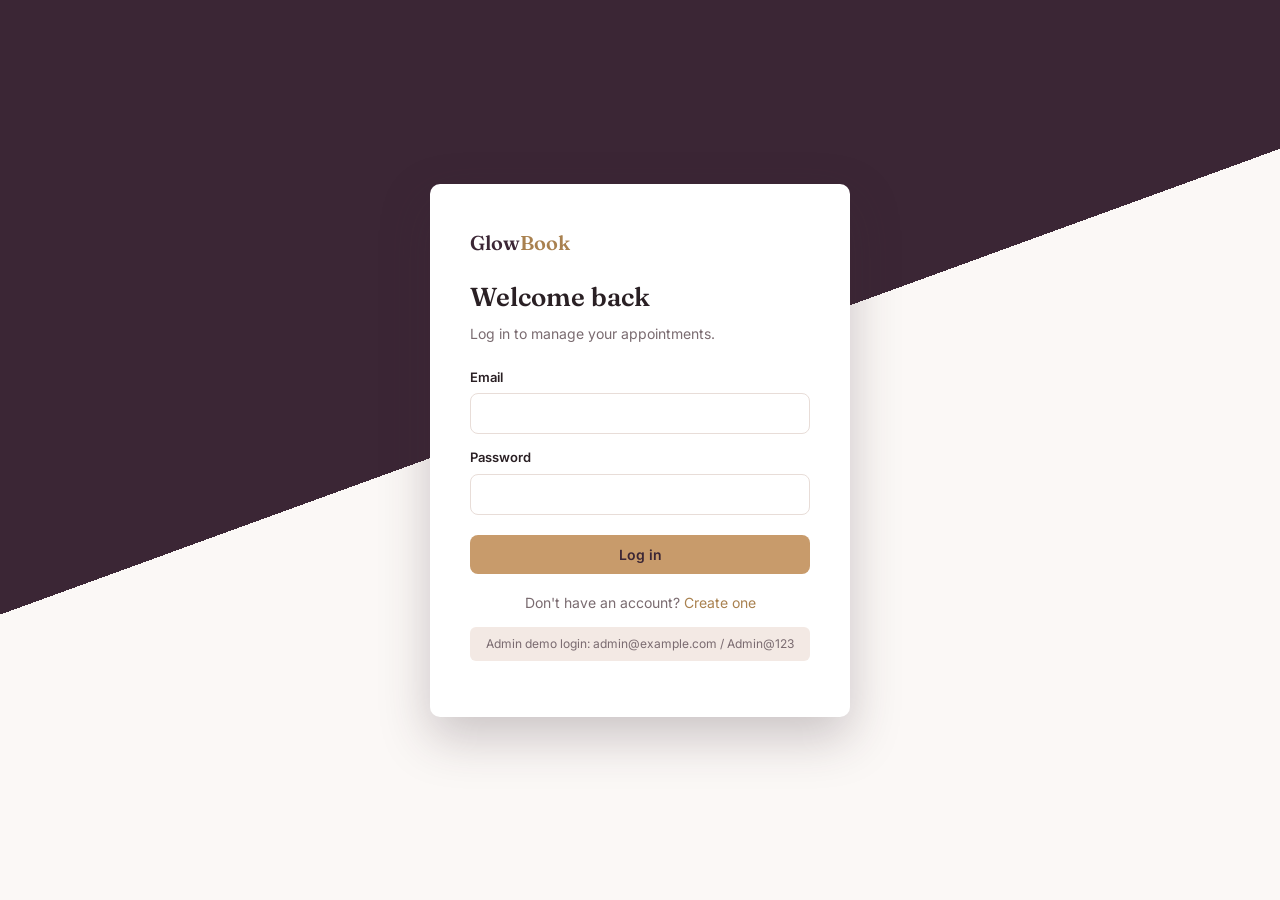
<file: index.html>
<!DOCTYPE html>
<html lang="en">
<head>
<meta charset="UTF-8">
<title>GlowBook</title>
<script>window.API_BASE = 'api';</script>
<script src="js/api.js"></script>
</head>
<body>
<script>
    (async () => {
        const result = await apiCall('auth/me.php');
        if (result.loggedIn) {
            window.location.href = result.user.role === 'admin' ? 'admin/dashboard.html' : 'dashboard.html';
        } else {
            window.location.href = 'login.html';
        }
    })();
</script>
</body>
</html>
</file>
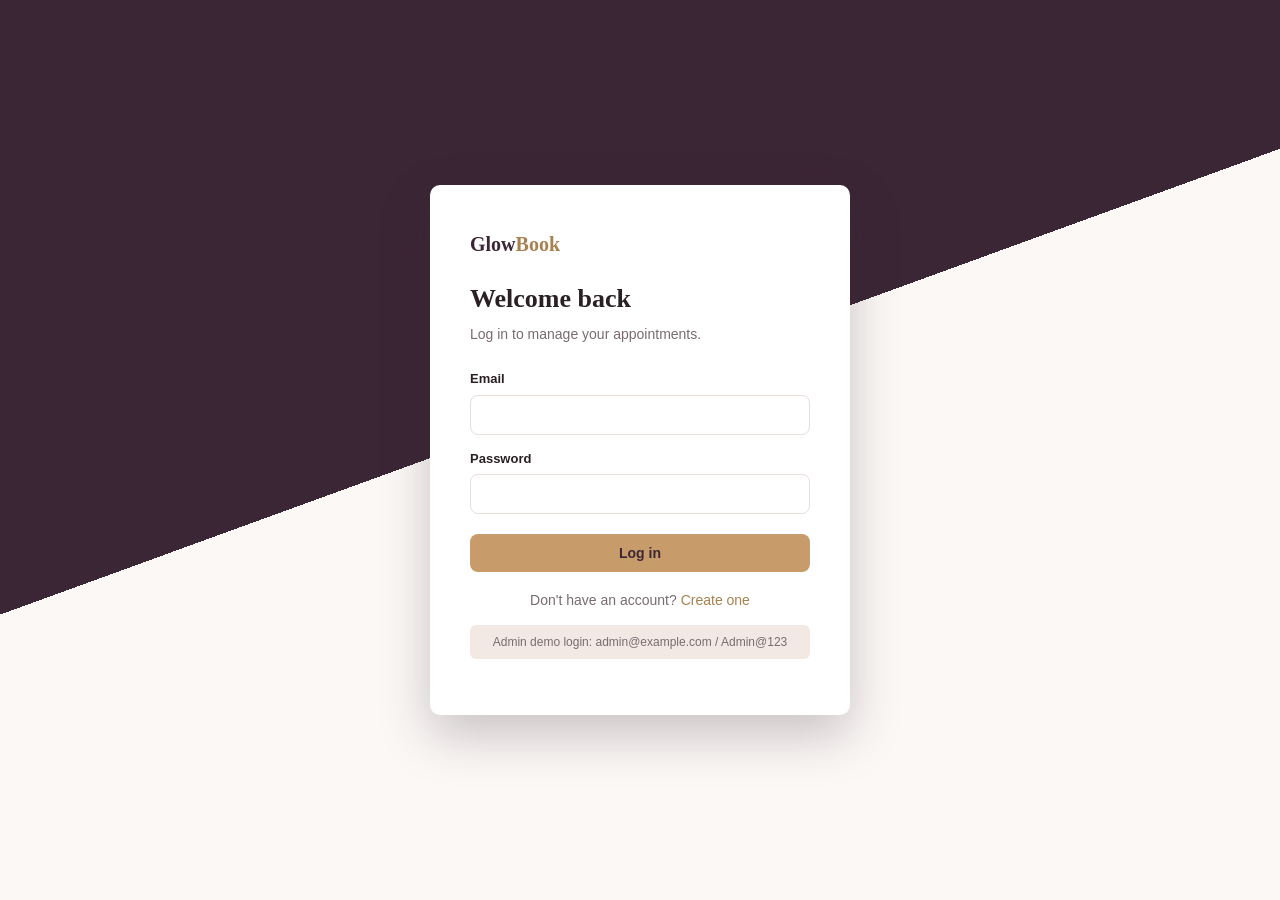
<file: appointments.html>
<!DOCTYPE html>
<html lang="en">
<head>
<meta charset="UTF-8">
<meta name="viewport" content="width=device-width, initial-scale=1.0">
<title>My Appointments · GlowBook</title>
<link rel="preconnect" href="https://fonts.googleapis.com">
<link href="https://fonts.googleapis.com/css2?family=Fraunces:opsz,wght@9..144,400;9..144,600;9..144,700&family=Inter:wght@400;500;600;700&display=swap" rel="stylesheet">
<link rel="stylesheet" href="css/style.css">
</head>
<body>

<div class="app-shell">
    <div id="sidebar-placeholder"></div>
    <main class="main-content">
        <div class="page-header">
            <div>
                <h1>My appointments</h1>
                <p class="page-subtitle">View, search, reschedule, or cancel your bookings.</p>
            </div>
            <a href="book.html" class="btn-primary">+ Book Appointment</a>
        </div>

        <div id="alert-box"></div>

        <div class="panel">
            <form id="filter-form" class="filter-bar">
                <input type="text" id="search" placeholder="Search by service name...">
                <select id="status-filter">
                    <option value="">All statuses</option>
                    <option value="pending">Pending</option>
                    <option value="confirmed">Confirmed</option>
                    <option value="cancelled">Cancelled</option>
                    <option value="completed">Completed</option>
                </select>
                <button type="submit" class="btn-secondary">Filter</button>
            </form>

            <div id="appointments-container"><p class="loading-state">Loading...</p></div>
        </div>
    </main>
</div>

<script>window.API_BASE = 'api';</script>
<script src="js/api.js"></script>
<script src="js/layout.js"></script>
<script src="js/appointments.js"></script>
</body>
</html>
</file>
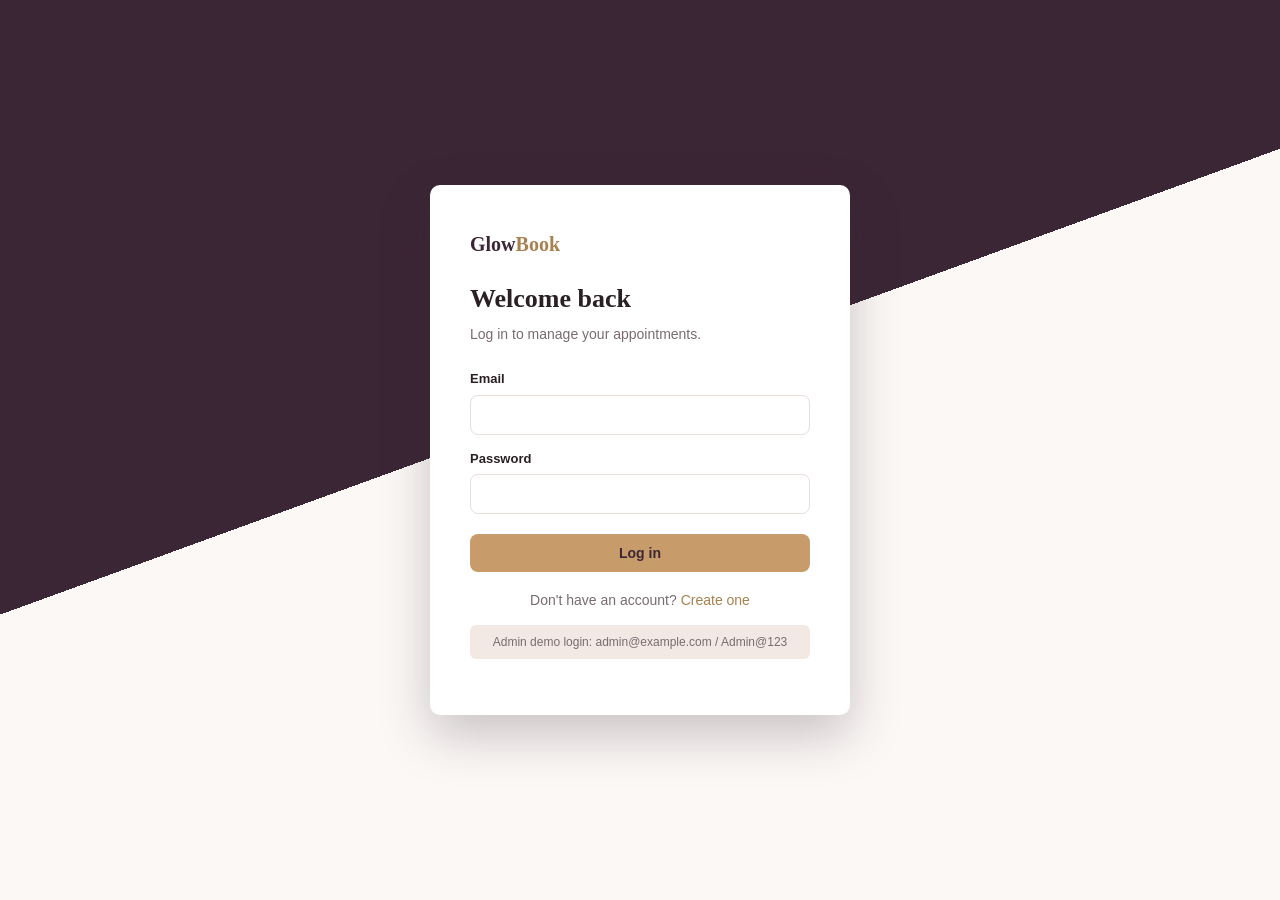
<file: book.html>
<!DOCTYPE html>
<html lang="en">
<head>
<meta charset="UTF-8">
<meta name="viewport" content="width=device-width, initial-scale=1.0">
<title>Book Appointment · GlowBook</title>
<link rel="preconnect" href="https://fonts.googleapis.com">
<link href="https://fonts.googleapis.com/css2?family=Fraunces:opsz,wght@9..144,400;9..144,600;9..144,700&family=Inter:wght@400;500;600;700&display=swap" rel="stylesheet">
<link rel="stylesheet" href="css/style.css">
</head>
<body>

<div class="app-shell">
    <div id="sidebar-placeholder"></div>
    <main class="main-content">
        <div class="page-header">
            <div>
                <h1>Book an appointment</h1>
                <p class="page-subtitle">Pick a service, a date, and a time that works for you.</p>
            </div>
        </div>

        <div id="alert-box"></div>

        <div class="panel">
            <form id="book-form" novalidate>
                <label for="service_id">Service</label>
                <select id="service_id" name="service_id" required>
                    <option value="">Loading services...</option>
                </select>

                <label>Preferred stylist (optional)</label>
                <div class="stylist-grid" id="stylist-grid"></div>

                <label for="appointment_date">Date</label>
                <input type="date" id="appointment_date" name="appointment_date" required>

                <label>Time slot</label>
                <div class="slot-grid" id="slot-grid"></div>

                <label for="notes">Notes (optional)</label>
                <textarea id="notes" name="notes" rows="3" placeholder="Anything the provider should know beforehand?"></textarea>

                <button type="submit" class="btn-primary">Confirm booking</button>
            </form>
        </div>
    </main>
</div>

<script>window.API_BASE = 'api';</script>
<script src="js/api.js"></script>
<script src="js/layout.js"></script>
<script src="js/book.js"></script>
</body>
</html>
</file>
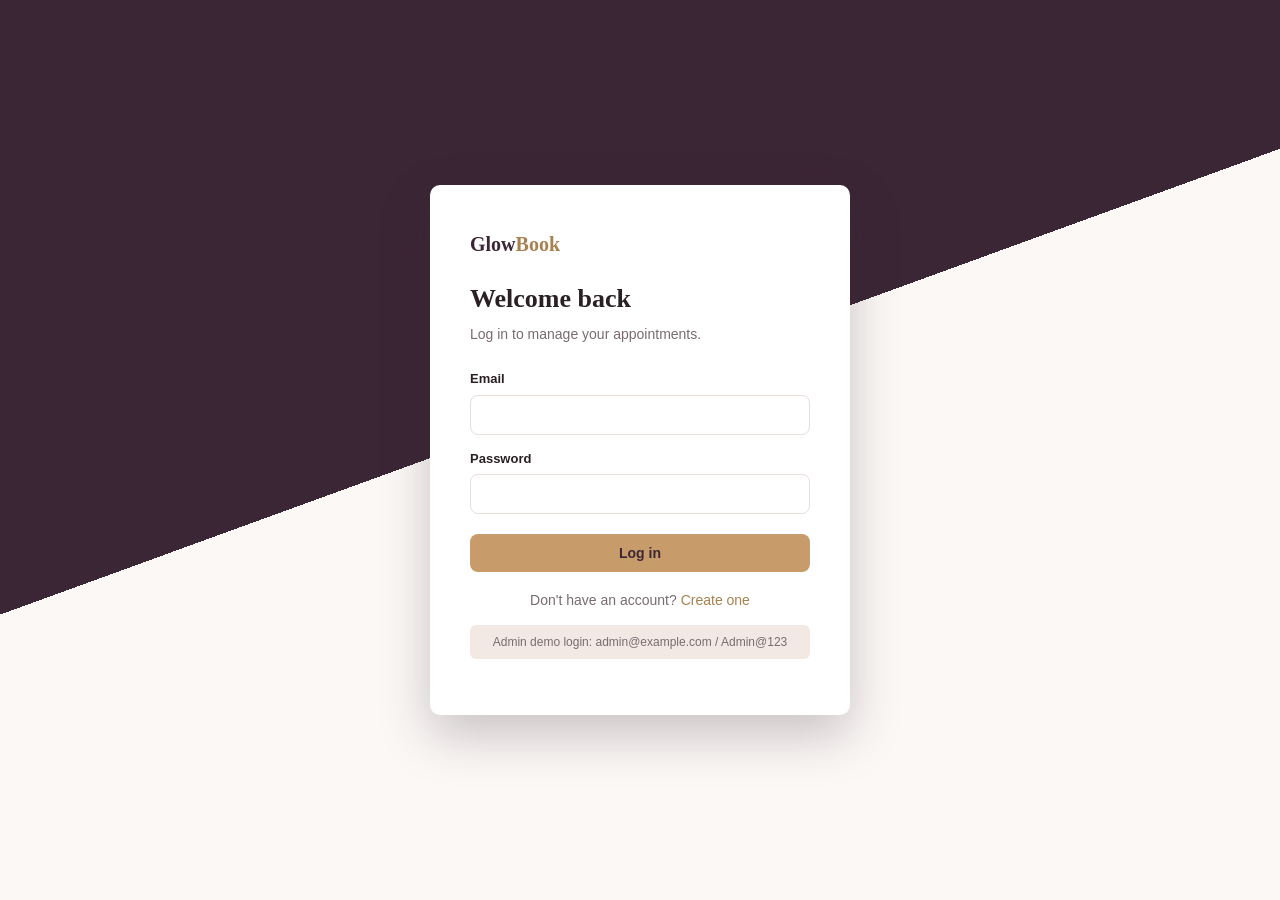
<file: dashboard.html>
<!DOCTYPE html>
<html lang="en">
<head>
<meta charset="UTF-8">
<meta name="viewport" content="width=device-width, initial-scale=1.0">
<title>My Dashboard · GlowBook</title>
<link rel="preconnect" href="https://fonts.googleapis.com">
<link href="https://fonts.googleapis.com/css2?family=Fraunces:opsz,wght@9..144,400;9..144,600;9..144,700&family=Inter:wght@400;500;600;700&display=swap" rel="stylesheet">
<link rel="stylesheet" href="css/style.css">
</head>
<body>

<div class="app-shell">
    <div id="sidebar-placeholder"></div>
    <main class="main-content">
        <div class="page-header">
            <div>
                <h1 id="greeting">Hi</h1>
                <p class="page-subtitle">Here's what's happening with your appointments.</p>
            </div>
            <a href="book.html" class="btn-primary">+ Book Appointment</a>
        </div>

        <div class="stats-row" id="stats-row">
            <div class="stat-box"><div class="stat-number">–</div><div class="stat-label">Total bookings</div></div>
            <div class="stat-box"><div class="stat-number">–</div><div class="stat-label">Upcoming</div></div>
            <div class="stat-box"><div class="stat-number">–</div><div class="stat-label">Completed</div></div>
        </div>

        <div class="panel">
            <div class="panel-header">
                <h2>Recent activity</h2>
                <a href="appointments.html">View all</a>
            </div>
            <div id="recent-container"><p class="loading-state">Loading...</p></div>
        </div>
    </main>
</div>

<script>window.API_BASE = 'api';</script>
<script src="js/api.js"></script>
<script src="js/layout.js"></script>
<script src="js/dashboard.js"></script>
</body>
</html>
</file>
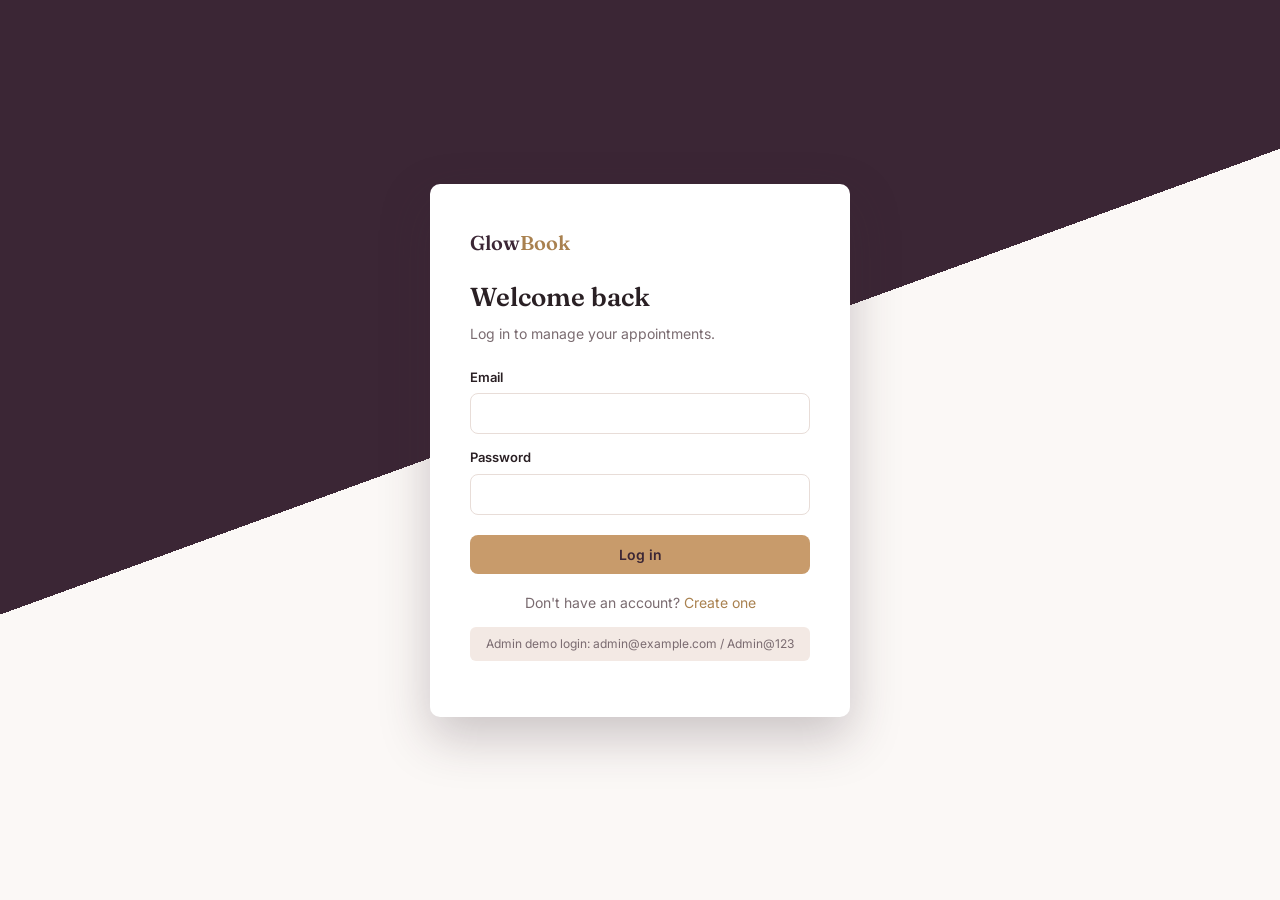
<file: login.html>
<!DOCTYPE html>
<html lang="en">
<head>
<meta charset="UTF-8">
<meta name="viewport" content="width=device-width, initial-scale=1.0">
<title>Log In · GlowBook</title>
<link rel="preconnect" href="https://fonts.googleapis.com">
<link href="https://fonts.googleapis.com/css2?family=Fraunces:opsz,wght@9..144,400;9..144,600;9..144,700&family=Inter:wght@400;500;600;700&display=swap" rel="stylesheet">
<link rel="stylesheet" href="css/style.css">
</head>
<body>

<div class="auth-page">
    <div class="auth-card">
        <div class="auth-brand">Glow<span>Book</span></div>
        <h1>Welcome back</h1>
        <p class="auth-subtitle">Log in to manage your appointments.</p>

        <div id="alert-box"></div>

        <form id="login-form" novalidate>
            <label for="email">Email</label>
            <input type="email" id="email" name="email" required>

            <label for="password">Password</label>
            <input type="password" id="password" name="password" required>

            <button type="submit" class="btn-primary">Log in</button>
        </form>

        <p class="auth-switch">Don't have an account? <a href="register.html">Create one</a></p>
        <p class="auth-hint">Admin demo login: admin@example.com / Admin@123</p>
    </div>
</div>

<script>window.API_BASE = 'api';</script>
<script src="js/api.js"></script>
<script src="js/login.js"></script>
</body>
</html>
</file>
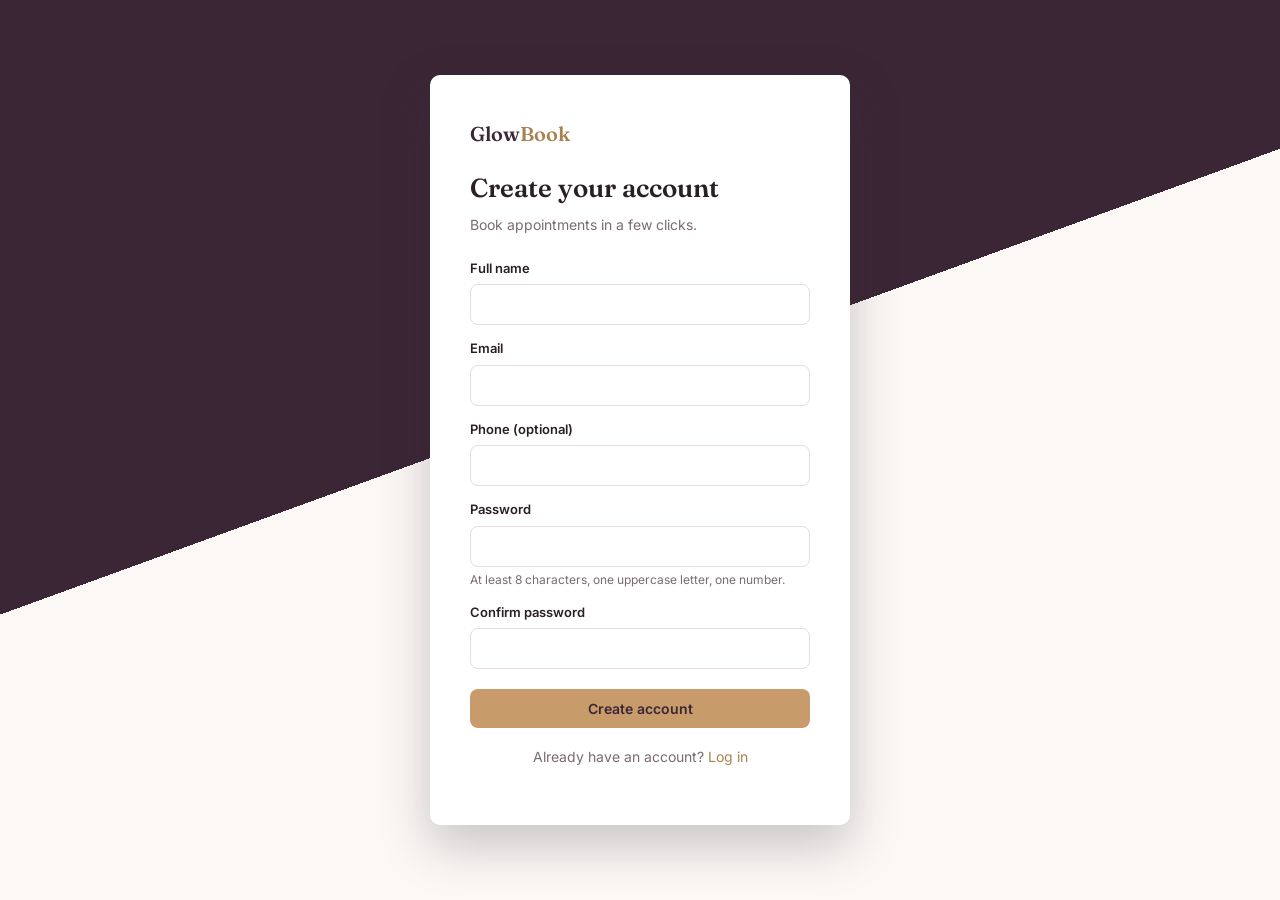
<file: register.html>
<!DOCTYPE html>
<html lang="en">
<head>
<meta charset="UTF-8">
<meta name="viewport" content="width=device-width, initial-scale=1.0">
<title>Create Account · GlowBook</title>
<link rel="preconnect" href="https://fonts.googleapis.com">
<link href="https://fonts.googleapis.com/css2?family=Fraunces:opsz,wght@9..144,400;9..144,600;9..144,700&family=Inter:wght@400;500;600;700&display=swap" rel="stylesheet">
<link rel="stylesheet" href="css/style.css">
</head>
<body>

<div class="auth-page">
    <div class="auth-card">
        <div class="auth-brand">Glow<span>Book</span></div>
        <h1>Create your account</h1>
        <p class="auth-subtitle">Book appointments in a few clicks.</p>

        <div id="alert-box"></div>

        <form id="register-form" novalidate>
            <label for="name">Full name</label>
            <input type="text" id="name" name="name" required>

            <label for="email">Email</label>
            <input type="email" id="email" name="email" required>

            <label for="phone">Phone (optional)</label>
            <input type="text" id="phone" name="phone">

            <label for="password">Password</label>
            <input type="password" id="password" name="password" required>
            <small class="hint">At least 8 characters, one uppercase letter, one number.</small>

            <label for="confirm_password">Confirm password</label>
            <input type="password" id="confirm_password" name="confirm_password" required>

            <button type="submit" class="btn-primary">Create account</button>
        </form>

        <p class="auth-switch">Already have an account? <a href="login.html">Log in</a></p>
    </div>
</div>

<script>window.API_BASE = 'api';</script>
<script src="js/api.js"></script>
<script src="js/register.js"></script>
</body>
</html>
</file>
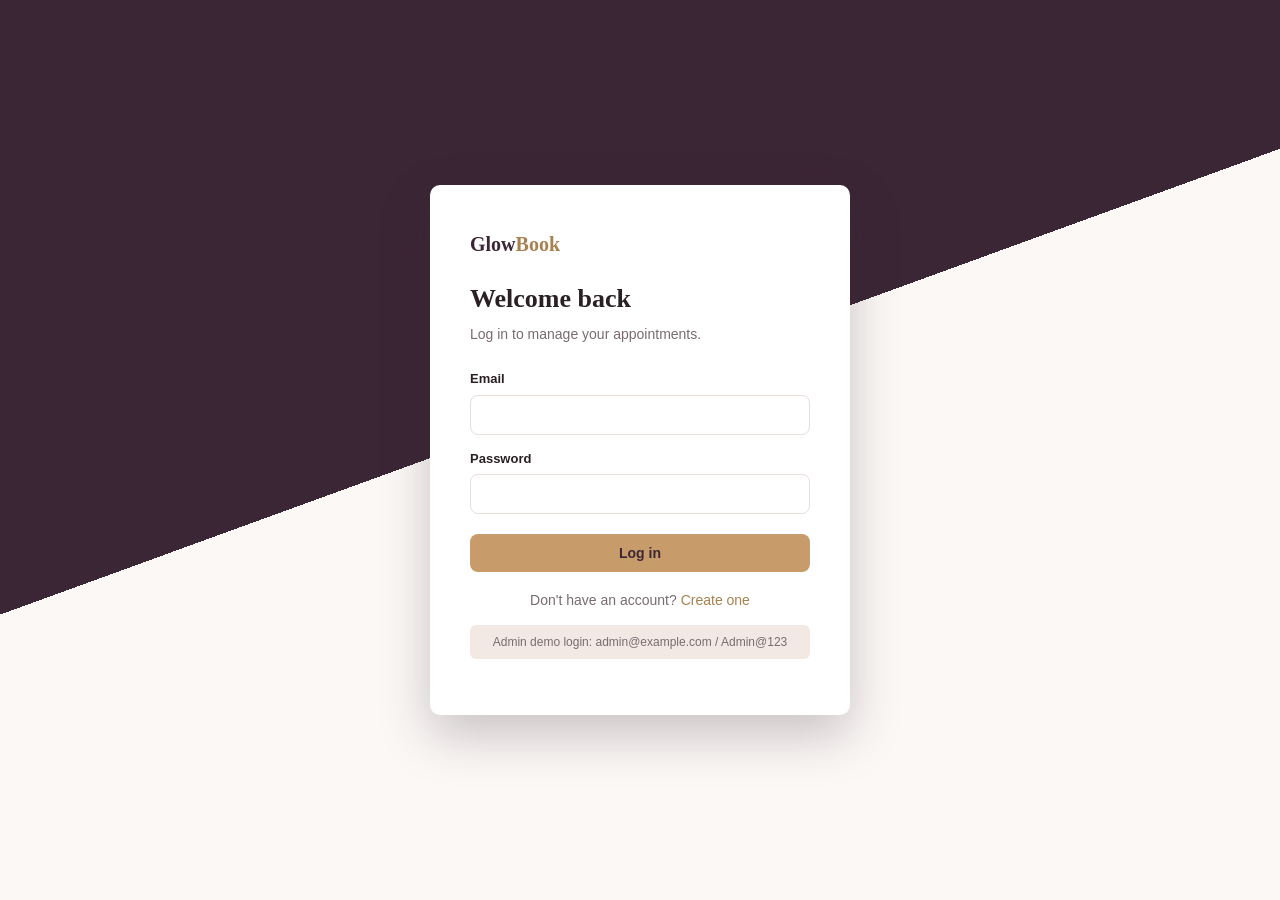
<file: admin/appointments.html>
<!DOCTYPE html>
<html lang="en">
<head>
<meta charset="UTF-8">
<meta name="viewport" content="width=device-width, initial-scale=1.0">
<title>Manage Appointments · GlowBook</title>
<link rel="preconnect" href="https://fonts.googleapis.com">
<link href="https://fonts.googleapis.com/css2?family=Fraunces:opsz,wght@9..144,400;9..144,600;9..144,700&family=Inter:wght@400;500;600;700&display=swap" rel="stylesheet">
<link rel="stylesheet" href="../css/style.css">
</head>
<body>

<div class="app-shell">
    <div id="sidebar-placeholder"></div>
    <main class="main-content">
        <div class="page-header">
            <div>
                <h1>All appointments</h1>
                <p class="page-subtitle">Confirm, complete, or cancel bookings.</p>
            </div>
        </div>

        <div id="alert-box"></div>

        <div class="panel">
            <form id="filter-form" class="filter-bar">
                <input type="text" id="search" placeholder="Search by user or service...">
                <select id="status-filter">
                    <option value="">All statuses</option>
                    <option value="pending">Pending</option>
                    <option value="confirmed">Confirmed</option>
                    <option value="cancelled">Cancelled</option>
                    <option value="completed">Completed</option>
                </select>
                <button type="submit" class="btn-secondary">Filter</button>
            </form>

            <div id="appointments-container"><p class="loading-state">Loading...</p></div>
        </div>
    </main>
</div>

<script>window.API_BASE = '../api';</script>
<script src="../js/api.js"></script>
<script src="../js/layout.js"></script>
<script src="../js/admin-appointments.js"></script>
</body>
</html>
</file>
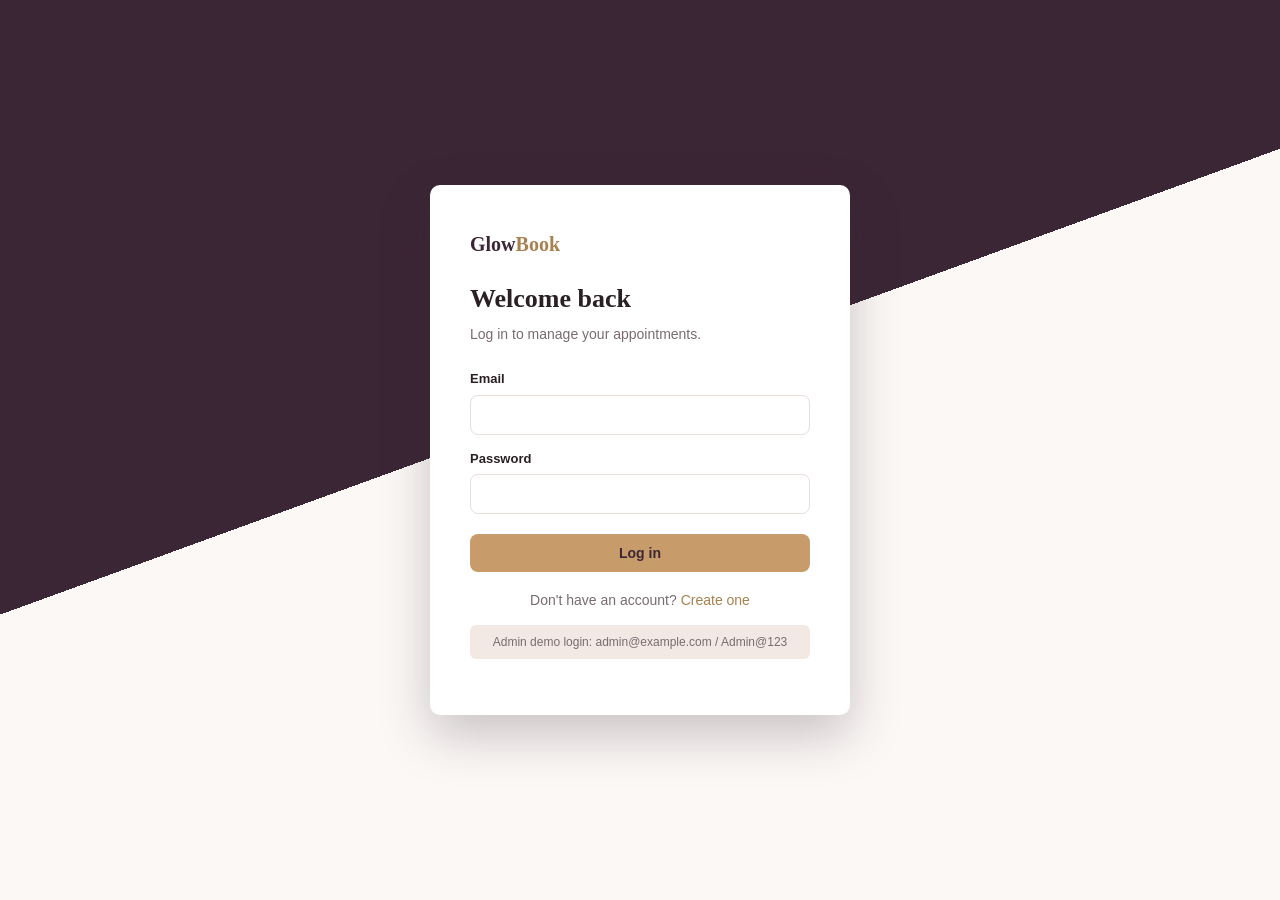
<file: admin/dashboard.html>
<!DOCTYPE html>
<html lang="en">
<head>
<meta charset="UTF-8">
<meta name="viewport" content="width=device-width, initial-scale=1.0">
<title>Admin Overview · GlowBook</title>
<link rel="preconnect" href="https://fonts.googleapis.com">
<link href="https://fonts.googleapis.com/css2?family=Fraunces:opsz,wght@9..144,400;9..144,600;9..144,700&family=Inter:wght@400;500;600;700&display=swap" rel="stylesheet">
<link rel="stylesheet" href="../css/style.css">
</head>
<body>

<div class="app-shell">
    <div id="sidebar-placeholder"></div>
    <main class="main-content">
        <div class="page-header">
            <div>
                <h1>Admin overview</h1>
                <p class="page-subtitle">A snapshot of everything happening across the platform.</p>
            </div>
        </div>

        <div class="stats-row" id="stats-row">
            <div class="stat-box"><div class="stat-number">–</div><div class="stat-label">Total appointments</div></div>
            <div class="stat-box"><div class="stat-number">–</div><div class="stat-label">Scheduled today</div></div>
            <div class="stat-box"><div class="stat-number">–</div><div class="stat-label">Awaiting confirmation</div></div>
            <div class="stat-box"><div class="stat-number">–</div><div class="stat-label">Total clients</div></div>
        </div>

        <div class="panel">
            <div class="panel-header">
                <h2>Recent activity</h2>
                <a href="appointments.html">View all</a>
            </div>
            <div id="recent-container"><p class="loading-state">Loading...</p></div>
        </div>
    </main>
</div>

<script>window.API_BASE = '../api';</script>
<script src="../js/api.js"></script>
<script src="../js/layout.js"></script>
<script src="../js/admin-dashboard.js"></script>
</body>
</html>
</file>
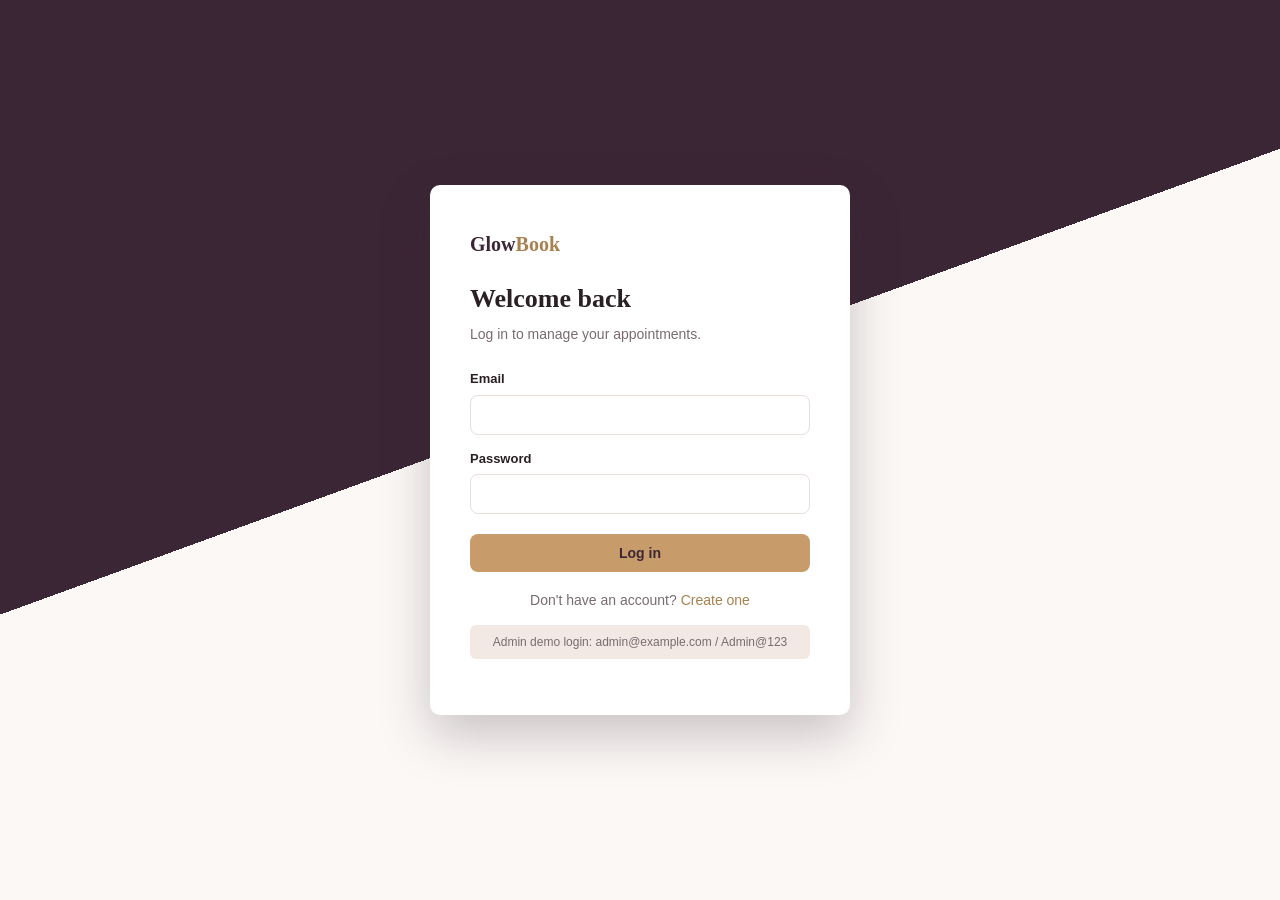
<file: admin/services.html>
<!DOCTYPE html>
<html lang="en">
<head>
<meta charset="UTF-8">
<meta name="viewport" content="width=device-width, initial-scale=1.0">
<title>Manage Services · GlowBook</title>
<link rel="preconnect" href="https://fonts.googleapis.com">
<link href="https://fonts.googleapis.com/css2?family=Fraunces:opsz,wght@9..144,400;9..144,600;9..144,700&family=Inter:wght@400;500;600;700&display=swap" rel="stylesheet">
<link rel="stylesheet" href="../css/style.css">
</head>
<body>

<div class="app-shell">
    <div id="sidebar-placeholder"></div>
    <main class="main-content">
        <div class="page-header">
            <div>
                <h1>Services</h1>
                <p class="page-subtitle">Add, edit, or remove the services clients can book.</p>
            </div>
        </div>

        <div id="alert-box"></div>

        <div class="two-col">
            <div class="panel">
                <div class="panel-header"><h2 id="form-title">Add new service</h2></div>
                <form id="service-form">
                    <input type="hidden" id="service_id" value="">

                    <label for="name">Service name</label>
                    <input type="text" id="name" required>

                    <label for="description">Description</label>
                    <textarea id="description" rows="3"></textarea>

                    <label for="duration_minutes">Duration (minutes)</label>
                    <input type="number" id="duration_minutes" min="5" value="30" required>

                    <label for="price">Price (Rs.)</label>
                    <input type="number" id="price" min="0" step="0.01" value="0" required>

                    <label class="checkbox-label">
                        <input type="checkbox" id="is_active" checked>
                        Active (visible to clients)
                    </label>

                    <div>
                        <button type="submit" class="btn-primary" id="submit-btn">Add service</button>
                        <button type="button" class="btn-secondary" id="cancel-edit-btn" style="display:none;">Cancel</button>
                    </div>
                </form>
            </div>

            <div class="panel">
                <div class="panel-header"><h2>All services</h2></div>
                <div id="services-container"><p class="loading-state">Loading...</p></div>
            </div>
        </div>
    </main>
</div>

<script>window.API_BASE = '../api';</script>
<script src="../js/api.js"></script>
<script src="../js/layout.js"></script>
<script src="../js/admin-services.js"></script>
</body>
</html>
</file>
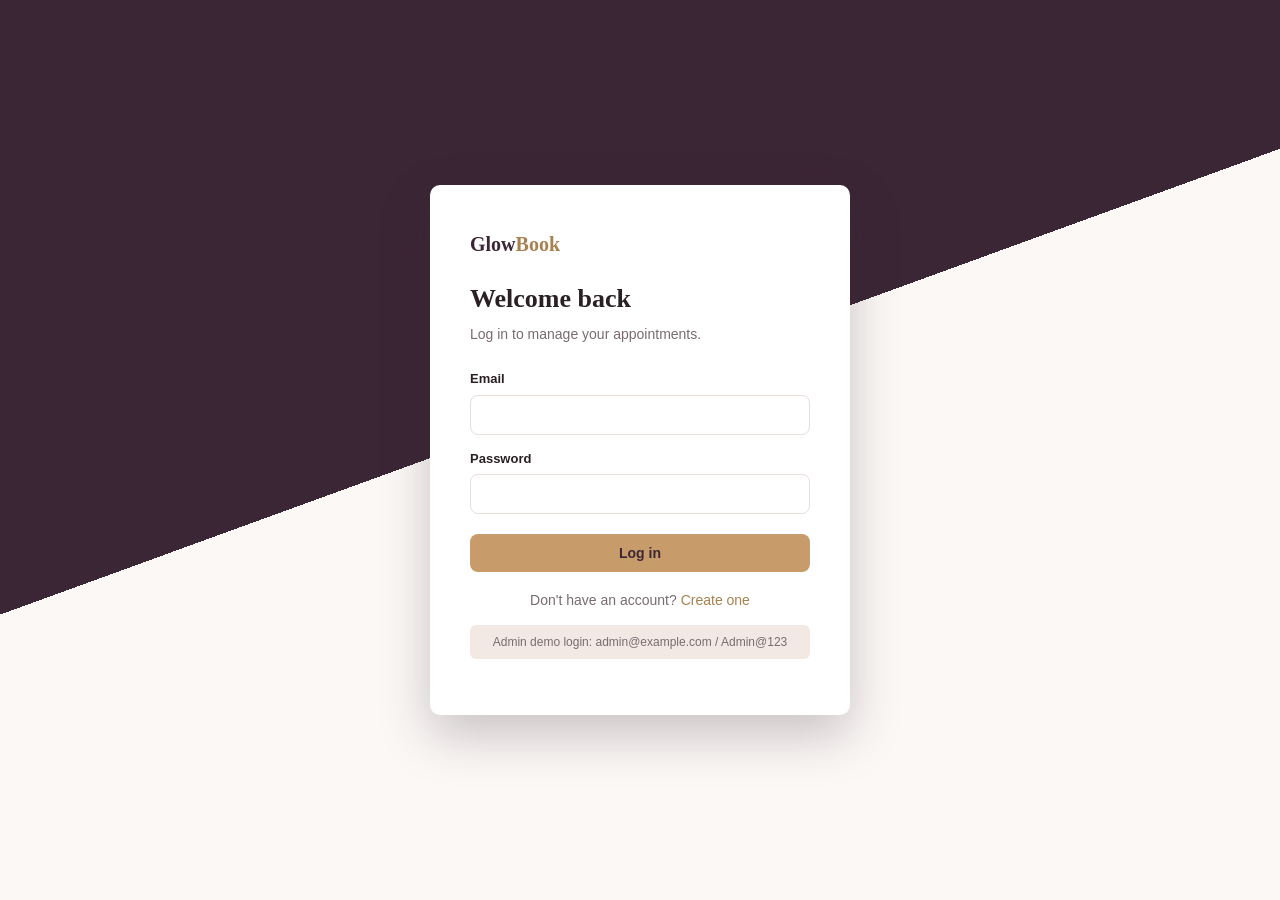
<file: admin/stylists.html>
<!DOCTYPE html>
<html lang="en">
<head>
<meta charset="UTF-8">
<meta name="viewport" content="width=device-width, initial-scale=1.0">
<title>Stylists · GlowBook</title>
<link rel="preconnect" href="https://fonts.googleapis.com">
<link href="https://fonts.googleapis.com/css2?family=Fraunces:opsz,wght@9..144,400;9..144,600;9..144,700&family=Inter:wght@400;500;600;700&display=swap" rel="stylesheet">
<link rel="stylesheet" href="../css/style.css">
</head>
<body>

<div class="app-shell">
    <div id="sidebar-placeholder"></div>
    <main class="main-content">
        <div class="page-header">
            <div>
                <h1>Stylists</h1>
                <p class="page-subtitle">Add or remove the stylists clients can choose when booking.</p>
            </div>
        </div>

        <div id="alert-box"></div>

        <div class="two-col">
            <div class="panel">
                <div class="panel-header"><h2 id="form-title">Add new stylist</h2></div>
                <form id="stylist-form">
                    <input type="hidden" id="stylist_id" value="">

                    <label for="name">Stylist name</label>
                    <input type="text" id="name" required>

                    <label for="specialty">Specialty</label>
                    <input type="text" id="specialty" placeholder="e.g. Hair Colour Specialist">

                    <label class="checkbox-label">
                        <input type="checkbox" id="is_active" checked>
                        Active (available to clients)
                    </label>

                    <div>
                        <button type="submit" class="btn-primary" id="submit-btn">Add stylist</button>
                        <button type="button" class="btn-secondary" id="cancel-edit-btn" style="display:none;">Cancel</button>
                    </div>
                </form>
            </div>

            <div class="panel">
                <div class="panel-header"><h2>All stylists</h2></div>
                <div id="stylists-container"><p class="loading-state">Loading...</p></div>
            </div>
        </div>
    </main>
</div>

<script>window.API_BASE = '../api';</script>
<script src="../js/api.js"></script>
<script src="../js/layout.js"></script>
<script src="../js/admin-stylists.js"></script>
</body>
</html>
</file>
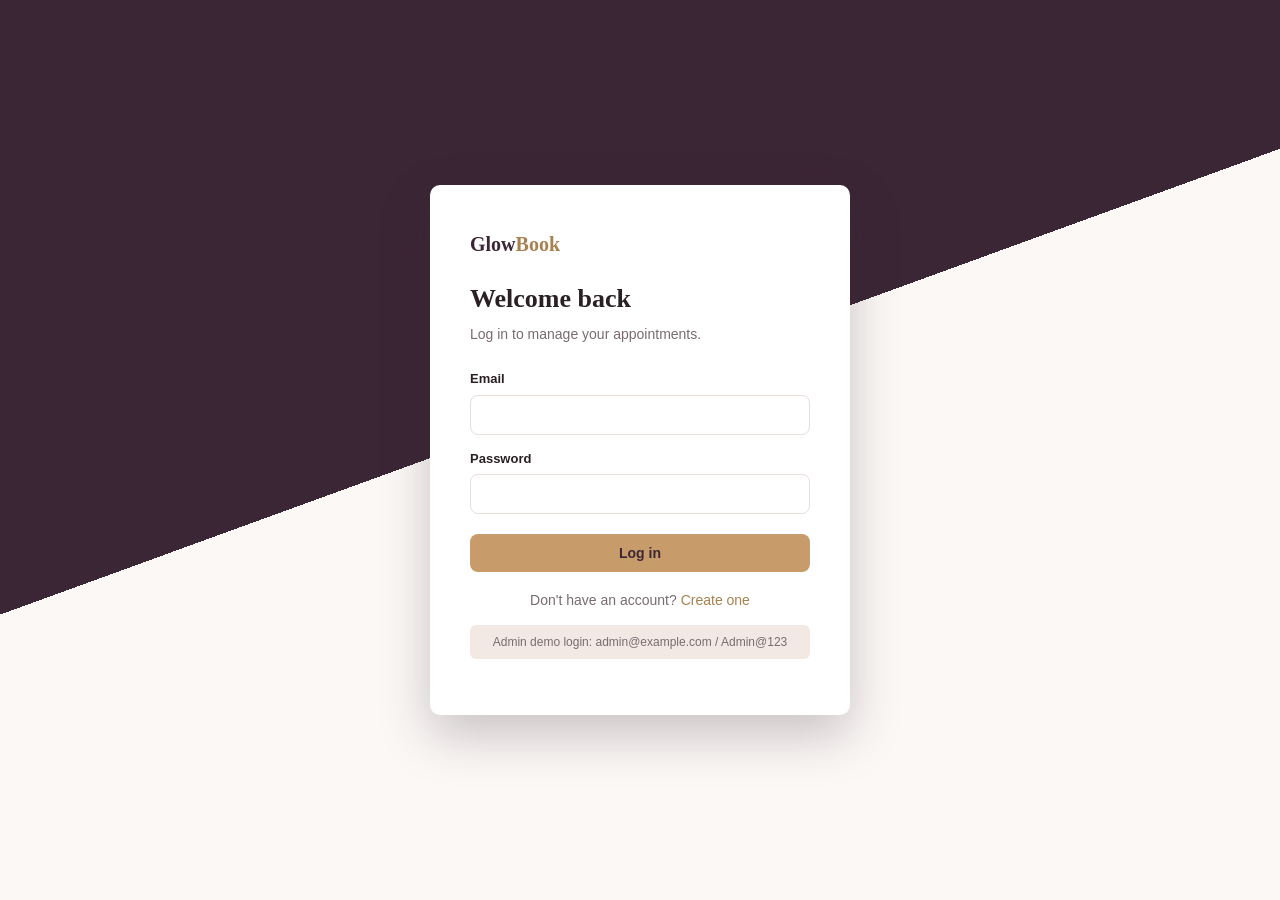
<file: admin/users.html>
<!DOCTYPE html>
<html lang="en">
<head>
<meta charset="UTF-8">
<meta name="viewport" content="width=device-width, initial-scale=1.0">
<title>Clients · GlowBook</title>
<link rel="preconnect" href="https://fonts.googleapis.com">
<link href="https://fonts.googleapis.com/css2?family=Fraunces:opsz,wght@9..144,400;9..144,600;9..144,700&family=Inter:wght@400;500;600;700&display=swap" rel="stylesheet">
<link rel="stylesheet" href="../css/style.css">
</head>
<body>

<div class="app-shell">
    <div id="sidebar-placeholder"></div>
    <main class="main-content">
        <div class="page-header">
            <div>
                <h1>Our clients</h1>
                <p class="page-subtitle">Everyone who has signed up to book with the salon.</p>
            </div>
        </div>

        <div class="panel">
            <form id="filter-form" class="filter-bar">
                <input type="text" id="search" placeholder="Search by name or email...">
                <button type="submit" class="btn-secondary">Search</button>
            </form>

            <div id="users-container"><p class="loading-state">Loading...</p></div>
        </div>
    </main>
</div>

<script>window.API_BASE = '../api';</script>
<script src="../js/api.js"></script>
<script src="../js/layout.js"></script>
<script src="../js/admin-users.js"></script>
</body>
</html>
</file>
<file: css/style.css>
/* ==========================================================
   GlowBook — Salon Booking System — Design tokens
   Deep wine/aubergine + rose gold, Fraunces headings / Inter body
   ========================================================== */
:root {
    --wine: #3B2635;
    --wine-light: #4F3346;
    --rosegold: #C89B6B;
    --rosegold-dark: #A9814F;
    --blush: #F3E9E4;
    --bg: #FBF8F6;
    --ink: #2A2024;
    --ink-soft: #7A6B70;
    --border: #E8DDD8;
    --white: #FFFFFF;
    --danger: #C0463C;
    --success: #3E7D52;
    --radius: 10px;
}

* { box-sizing: border-box; }

body {
    margin: 0;
    background: var(--bg);
    color: var(--ink);
    font-family: 'Inter', -apple-system, sans-serif;
    font-size: 15px;
    line-height: 1.5;
}

h1, h2, h3 { font-family: 'Fraunces', Georgia, serif; font-weight: 600; margin: 0; }

a { color: var(--rosegold-dark); text-decoration: none; }
a:hover { text-decoration: underline; }

/* ---------------- App shell (logged-in layout) ---------------- */
.app-shell { display: flex; min-height: 100vh; }

.sidebar {
    width: 240px;
    background: var(--wine);
    color: #E3D3DA;
    display: flex;
    flex-direction: column;
    padding: 28px 20px;
    flex-shrink: 0;
}

.sidebar-brand {
    font-family: 'Fraunces', serif;
    font-size: 22px;
    color: var(--white);
    margin-bottom: 36px;
    font-weight: 600;
}
.sidebar-brand span { color: var(--rosegold); }

.sidebar-nav { display: flex; flex-direction: column; gap: 4px; flex: 1; }
.sidebar-nav a {
    color: #CBB3BE;
    padding: 10px 14px;
    border-radius: 8px;
    font-size: 14px;
    font-weight: 500;
}
.sidebar-nav a:hover { background: var(--wine-light); text-decoration: none; color: var(--white); }
.sidebar-nav a.active { background: var(--rosegold); color: var(--wine); }

.sidebar-footer { border-top: 1px solid rgba(255,255,255,0.14); padding-top: 16px; margin-top: 16px; }
.sidebar-user { display: flex; align-items: center; gap: 10px; margin-bottom: 12px; }
.avatar {
    width: 36px; height: 36px; border-radius: 50%;
    background: var(--rosegold); color: var(--wine);
    display: flex; align-items: center; justify-content: center;
    font-weight: 700; font-family: 'Fraunces', serif; flex-shrink: 0;
}
.sidebar-user-name { font-size: 13px; font-weight: 600; color: var(--white); }
.sidebar-user-role { font-size: 11px; text-transform: capitalize; color: #C4A9B3; }
.logout-link { font-size: 13px; color: #C4A9B3; cursor: pointer; }
.logout-link:hover { color: var(--white); }

.main-content { flex: 1; padding: 36px 44px; max-width: 1100px; }

/* ---------------- Auth pages (login/register) ---------------- */
.auth-page {
    min-height: 100vh;
    display: flex;
    align-items: center;
    justify-content: center;
    background: linear-gradient(160deg, var(--wine) 0%, var(--wine) 45%, var(--bg) 45%);
    padding: 20px;
}

.auth-card {
    background: var(--white);
    padding: 44px 40px;
    border-radius: var(--radius);
    box-shadow: 0 20px 50px rgba(59, 38, 53, 0.25);
    width: 100%;
    max-width: 420px;
}

.auth-brand { font-family: 'Fraunces', serif; font-size: 20px; font-weight: 600; color: var(--wine); margin-bottom: 20px; }
.auth-brand span { color: var(--rosegold-dark); }

.auth-card h1 { font-size: 26px; margin-bottom: 6px; }
.auth-subtitle { color: var(--ink-soft); margin: 0 0 24px; font-size: 14px; }
.auth-switch { margin-top: 18px; font-size: 14px; text-align: center; color: var(--ink-soft); }
.auth-hint { margin-top: 8px; font-size: 12px; text-align: center; color: var(--ink-soft); background: var(--blush); padding: 8px; border-radius: 6px; }

/* ---------------- Forms ---------------- */
form { display: flex; flex-direction: column; }
label { font-size: 13px; font-weight: 600; margin: 14px 0 6px; color: var(--ink); }
label:first-child { margin-top: 0; }
.checkbox-label { flex-direction: row; align-items: center; gap: 8px; font-weight: 500; }
.checkbox-label input { width: auto; }

input[type="text"], input[type="email"], input[type="password"],
input[type="date"], input[type="time"], input[type="number"],
select, textarea {
    padding: 11px 13px;
    border: 1px solid var(--border);
    border-radius: 8px;
    font-family: inherit;
    font-size: 14px;
    background: var(--white);
    color: var(--ink);
    width: 100%;
}
input:focus, select:focus, textarea:focus {
    outline: none;
    border-color: var(--rosegold);
    box-shadow: 0 0 0 3px rgba(200, 155, 107, 0.2);
}

.hint { font-size: 12px; color: var(--ink-soft); margin-top: 4px; }

.btn-primary, .btn-secondary {
    display: inline-block;
    text-align: center;
    padding: 11px 20px;
    border-radius: 8px;
    font-weight: 600;
    font-size: 14px;
    border: none;
    cursor: pointer;
    margin-top: 20px;
    font-family: inherit;
}
.btn-primary { background: var(--rosegold); color: var(--wine); }
.btn-primary:hover { background: var(--rosegold-dark); text-decoration: none; }
.btn-primary.small { padding: 7px 14px; margin-top: 0; font-size: 13px; }
.btn-secondary { background: var(--white); color: var(--wine); border: 1px solid var(--border); margin-left: 8px; }
.btn-secondary:hover { background: var(--blush); text-decoration: none; }

.btn-link { font-size: 13px; font-weight: 600; margin-right: 10px; background: none; border: none; cursor: pointer; padding: 0; font-family: inherit; color: var(--rosegold-dark); }
.btn-link.danger { color: var(--danger); }

/* ---------------- Alerts ---------------- */
.alert { padding: 13px 16px; border-radius: 8px; margin-bottom: 18px; font-size: 14px; }
.alert ul { margin: 0; padding-left: 18px; }
.alert-error { background: #FBEAE8; color: var(--danger); border: 1px solid #F0C6C1; }
.alert-success { background: #E9F5EC; color: var(--success); border: 1px solid #C3E2CB; }

/* ---------------- Page layout ---------------- */
.page-header { display: flex; justify-content: space-between; align-items: flex-start; margin-bottom: 28px; flex-wrap: wrap; gap: 12px; }
.page-header h1 { font-size: 28px; }
.page-subtitle { color: var(--ink-soft); margin: 6px 0 0; font-size: 14px; }

.two-col { display: grid; grid-template-columns: 1fr 1.4fr; gap: 24px; align-items: start; }

/* ---------------- Stat boxes ---------------- */
.stats-row { display: grid; grid-template-columns: repeat(auto-fit, minmax(160px, 1fr)); gap: 16px; margin-bottom: 28px; }
.stat-box { background: var(--white); border: 1px solid var(--border); border-radius: var(--radius); padding: 20px; }
.stat-number { font-family: 'Fraunces', serif; font-size: 32px; font-weight: 600; color: var(--wine); }
.stat-label { font-size: 13px; color: var(--ink-soft); margin-top: 4px; }

/* ---------------- Panels ---------------- */
.panel { background: var(--white); border: 1px solid var(--border); border-radius: var(--radius); padding: 24px; margin-bottom: 24px; }
.panel-header { display: flex; justify-content: space-between; align-items: center; margin-bottom: 16px; }
.panel-header h2 { font-size: 18px; }
.panel-header a { font-size: 13px; font-weight: 600; }

.empty-state { color: var(--ink-soft); font-size: 14px; padding: 20px 0; }
.loading-state { color: var(--ink-soft); font-size: 14px; padding: 20px 0; }

/* ---------------- Data table ---------------- */
.data-table { width: 100%; border-collapse: collapse; font-size: 14px; }
.data-table th {
    text-align: left; padding: 10px 12px; font-size: 12px;
    color: var(--ink-soft); border-bottom: 2px solid var(--border);
    font-weight: 600;
}
.data-table td { padding: 12px; border-bottom: 1px solid var(--border); }
.data-table tr:last-child td { border-bottom: none; }
.muted { color: var(--ink-soft); font-size: 12px; }

.actions-cell { white-space: nowrap; }

/* ---------------- Badges ---------------- */
.badge { padding: 4px 10px; border-radius: 20px; font-size: 12px; font-weight: 600; display: inline-block; }
.badge-pending { background: #F6EBDD; color: var(--rosegold-dark); }
.badge-confirmed { background: var(--blush); color: var(--wine); }
.badge-cancelled { background: #FBEAE8; color: var(--danger); }
.badge-completed { background: #E9F5EC; color: var(--success); }

/* ---------------- Filter bar ---------------- */
.filter-bar { flex-direction: row; gap: 10px; margin-bottom: 20px; flex-wrap: wrap; }
.filter-bar input, .filter-bar select { width: auto; flex: 1; min-width: 160px; }
.filter-bar button { margin-top: 0; }

/* ---------------- Slot grid (booking page) ---------------- */
.slot-grid {
    display: grid;
    grid-template-columns: repeat(auto-fill, minmax(90px, 1fr));
    gap: 10px;
    margin-top: 4px;
}
.slot-option { position: relative; margin: 0 !important; }
.slot-option input { position: absolute; opacity: 0; }
.slot-option span {
    display: block;
    text-align: center;
    padding: 10px 6px;
    border: 1px solid var(--border);
    border-radius: 8px;
    font-size: 13px;
    font-weight: 500;
    cursor: pointer;
    background: var(--white);
}
.slot-option input:checked + span { background: var(--wine); color: var(--white); border-color: var(--wine); }
.slot-option input:focus-visible + span { outline: 2px solid var(--rosegold); outline-offset: 2px; }

/* ---------------- Stylist picker (booking page) ---------------- */
.stylist-grid {
    display: grid;
    grid-template-columns: repeat(auto-fill, minmax(140px, 1fr));
    gap: 10px;
    margin-top: 4px;
}
.stylist-option { position: relative; margin: 0 !important; }
.stylist-option input { position: absolute; opacity: 0; }
.stylist-option span {
    display: block;
    text-align: left;
    padding: 12px 14px;
    border: 1px solid var(--border);
    border-radius: 8px;
    cursor: pointer;
    background: var(--white);
}
.stylist-option .stylist-name { font-size: 14px; font-weight: 600; display: block; }
.stylist-option .stylist-specialty { font-size: 12px; color: var(--ink-soft); display: block; margin-top: 2px; }
.stylist-option input:checked + span { background: var(--blush); border-color: var(--rosegold); }
.stylist-option input:checked + span .stylist-name { color: var(--wine); }

/* ---------------- Reschedule inline form ---------------- */
.reschedule-row { display: none; background: var(--blush); }
.reschedule-row.open { display: table-row; }
.reschedule-form { flex-direction: row; align-items: flex-end; gap: 14px; flex-wrap: wrap; }
.reschedule-form label { display: flex; flex-direction: column; margin: 0; font-size: 12px; }

/* ---------------- Responsive ---------------- */
@media (max-width: 860px) {
    .app-shell { flex-direction: column; }
    .sidebar { width: 100%; flex-direction: row; align-items: center; padding: 14px 20px; }
    .sidebar-nav { flex-direction: row; flex: none; overflow-x: auto; }
    .sidebar-footer { display: none; }
    .main-content { padding: 24px 20px; }
    .two-col { grid-template-columns: 1fr; }
    .auth-page { background: var(--bg); }
}
</file>
